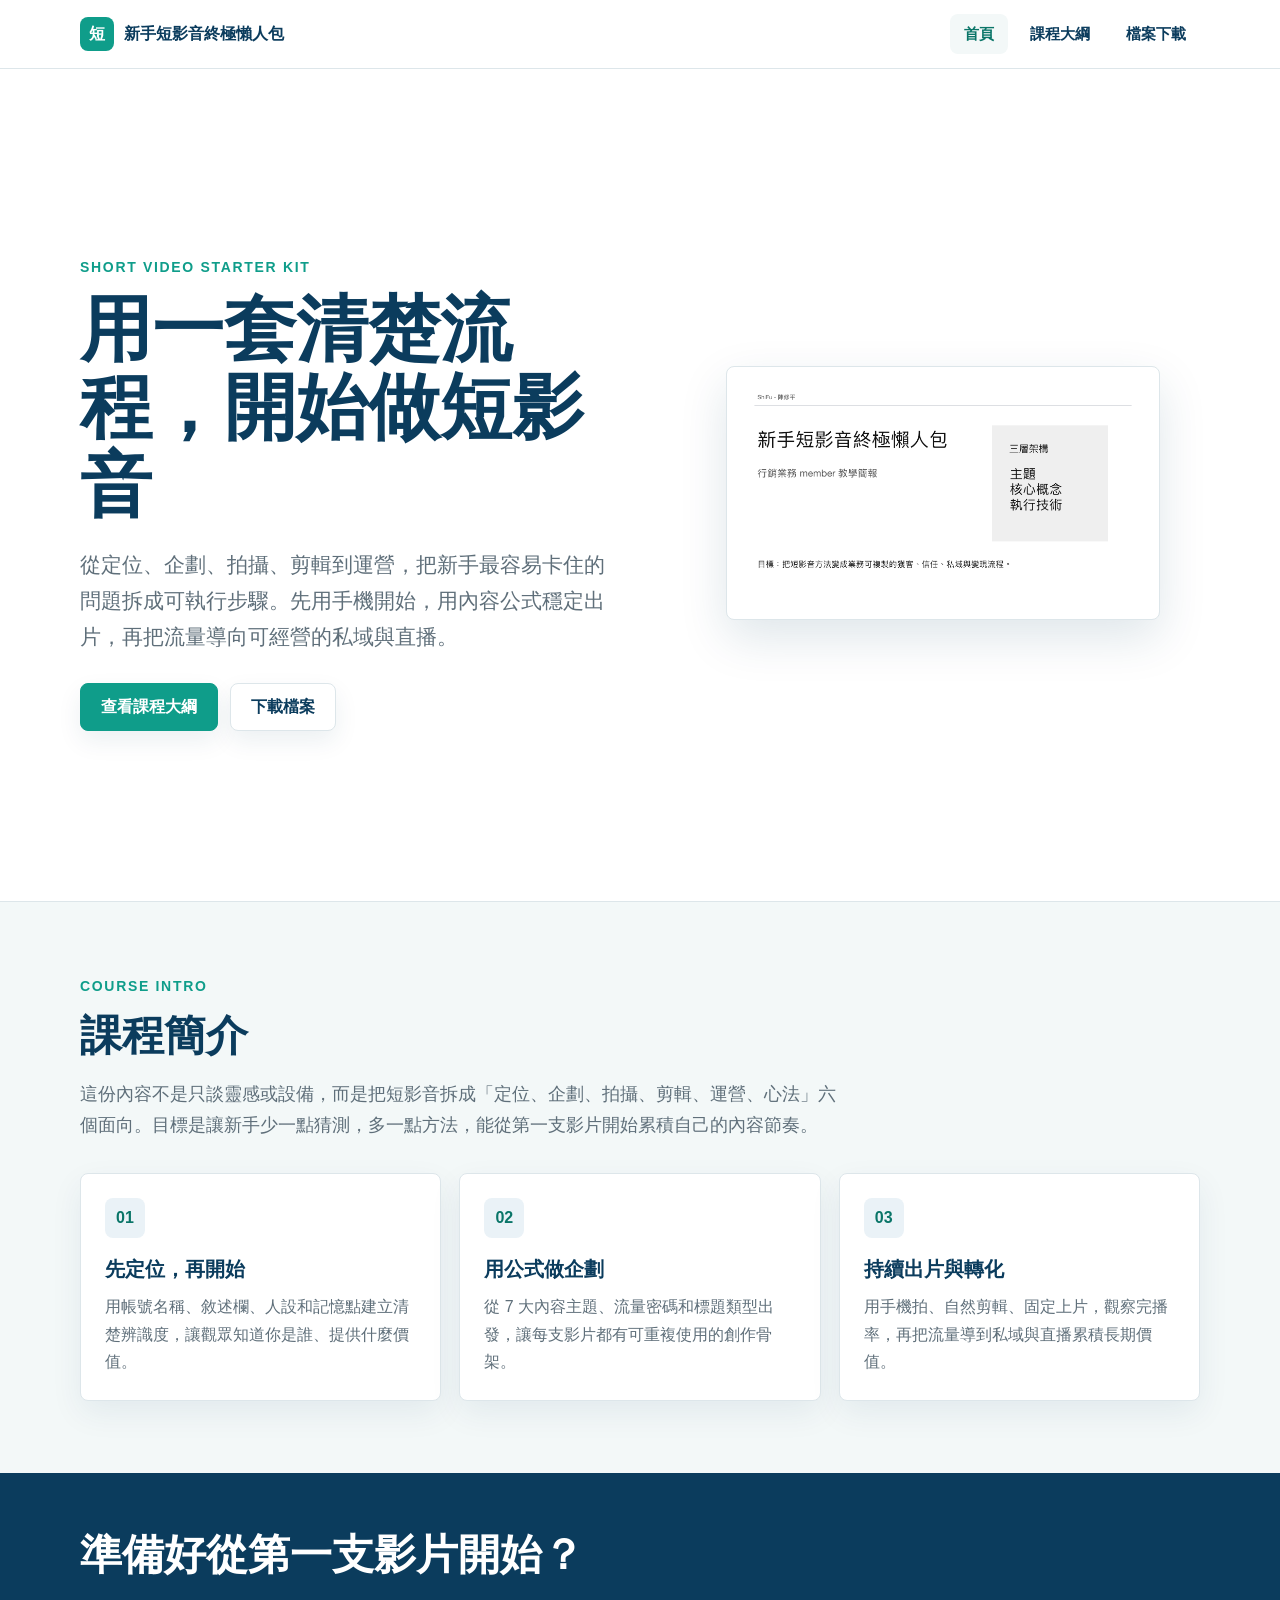
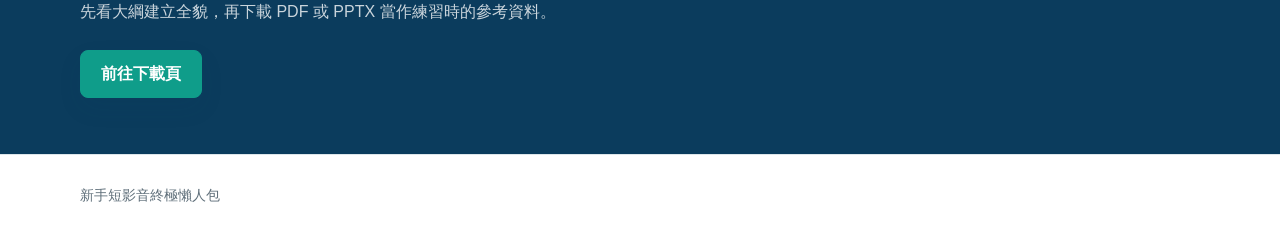
<file: index.html>
<!DOCTYPE html>
<html lang="zh-Hant">
<head>
  <meta charset="UTF-8">
  <meta name="viewport" content="width=device-width, initial-scale=1.0">
  <title>新手短影音終極懶人包</title>
  <link rel="stylesheet" href="styles.css">
</head>
<body>
  <header class="site-header">
    <nav class="nav" aria-label="主要導覽">
      <a class="brand" href="index.html">
        <span class="brand-mark">短</span>
        <span>新手短影音終極懶人包</span>
      </a>
      <div class="nav-links">
        <a class="is-active" href="index.html">首頁</a>
        <a href="syllabus.html">課程大綱</a>
        <a href="slide.html">檔案下載</a>
      </div>
    </nav>
  </header>

  <main>
    <section class="wrap hero">
      <div>
        <p class="eyebrow">Short Video Starter Kit</p>
        <h1>用一套清楚流程，開始做短影音</h1>
        <p class="lead">從定位、企劃、拍攝、剪輯到運營，把新手最容易卡住的問題拆成可執行步驟。先用手機開始，用內容公式穩定出片，再把流量導向可經營的私域與直播。</p>
        <div class="hero-actions">
          <a class="button primary" href="syllabus.html">查看課程大綱</a>
          <a class="button" href="slide.html">下載檔案</a>
        </div>
      </div>
      <figure class="hero-preview" aria-label="課程簡報預覽">
        <img src="新手短影音終極懶人包_教學簡報/slide-1.png" alt="新手短影音終極懶人包簡報封面">
      </figure>
    </section>

    <section class="section tint">
      <div class="wrap">
        <p class="eyebrow">Course Intro</p>
        <h2>課程簡介</h2>
        <p class="section-intro">這份內容不是只談靈感或設備，而是把短影音拆成「定位、企劃、拍攝、剪輯、運營、心法」六個面向。目標是讓新手少一點猜測，多一點方法，能從第一支影片開始累積自己的內容節奏。</p>
        <div class="highlight-grid">
          <article class="card">
            <div class="card-number">01</div>
            <h3>先定位，再開始</h3>
            <p>用帳號名稱、敘述欄、人設和記憶點建立清楚辨識度，讓觀眾知道你是誰、提供什麼價值。</p>
          </article>
          <article class="card">
            <div class="card-number">02</div>
            <h3>用公式做企劃</h3>
            <p>從 7 大內容主題、流量密碼和標題類型出發，讓每支影片都有可重複使用的創作骨架。</p>
          </article>
          <article class="card">
            <div class="card-number">03</div>
            <h3>持續出片與轉化</h3>
            <p>用手機拍、自然剪輯、固定上片，觀察完播率，再把流量導到私域與直播累積長期價值。</p>
          </article>
        </div>
      </div>
    </section>

    <section class="cta-band">
      <div class="wrap">
        <h2>準備好從第一支影片開始？</h2>
        <p>先看大綱建立全貌，再下載 PDF 或 PPTX 當作練習時的參考資料。</p>
        <a class="button primary" href="slide.html">前往下載頁</a>
      </div>
    </section>
  </main>

  <footer class="footer">
    <div class="wrap">新手短影音終極懶人包</div>
  </footer>
</body>
</html>
</file>
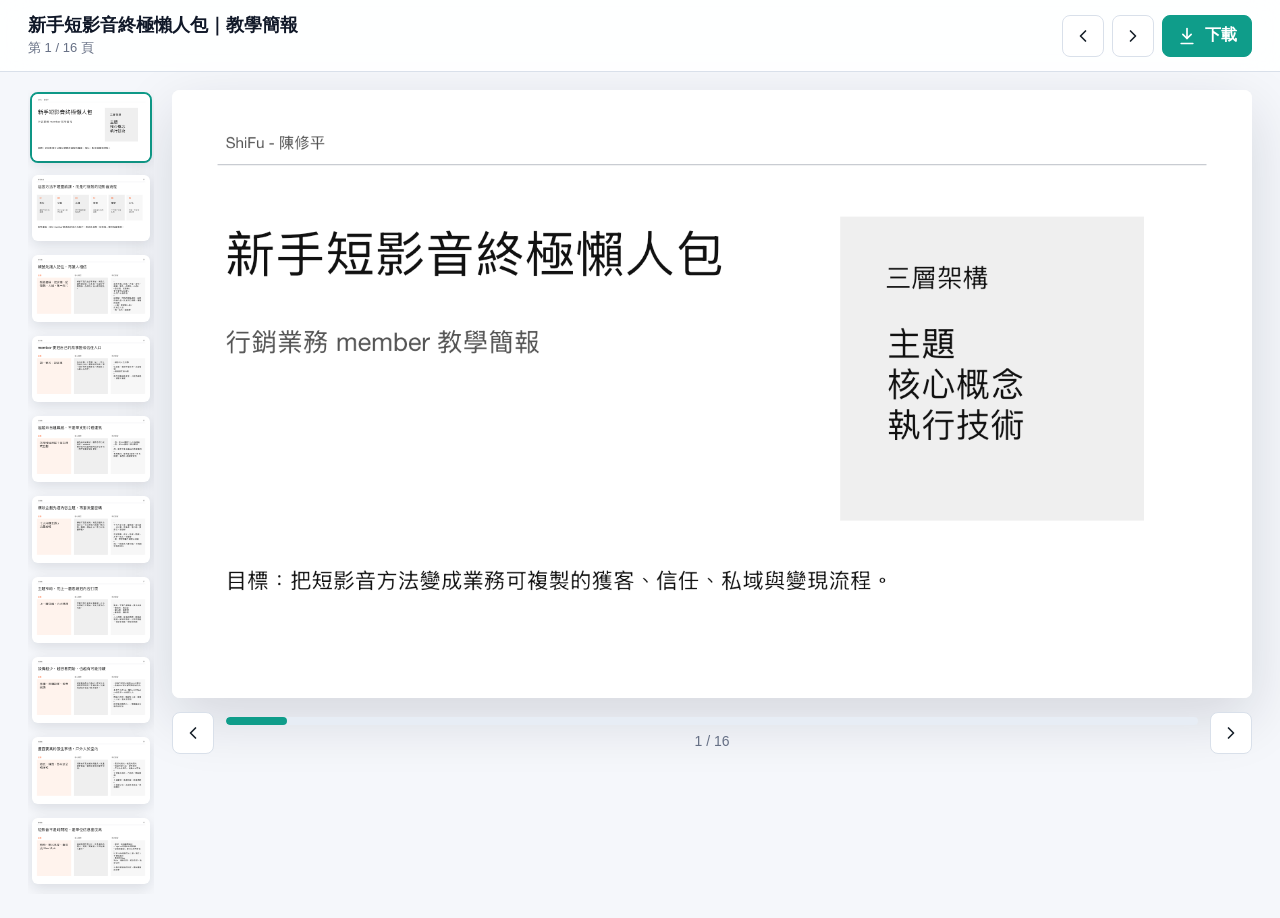
<file: presentation.html>
<!DOCTYPE html>
<html lang="zh-Hant">
<head>
  <meta charset="UTF-8">
  <meta name="viewport" content="width=device-width, initial-scale=1.0">
  <title>新手短影音終極懶人包｜教學簡報</title>
  <style>
    :root {
      --bg: #f5f7fb;
      --panel: #ffffff;
      --ink: #17202a;
      --muted: #667085;
      --line: #d9e0ea;
      --accent: #0f9d8a;
      --accent-dark: #0b7467;
      --shadow: 0 20px 60px rgba(16, 24, 40, 0.14);
    }

    * {
      box-sizing: border-box;
    }

    html,
    body {
      margin: 0;
      min-height: 100%;
    }

    body {
      background: var(--bg);
      color: var(--ink);
      font-family: -apple-system, BlinkMacSystemFont, "Segoe UI", "PingFang TC", "Noto Sans TC", sans-serif;
      -webkit-font-smoothing: antialiased;
    }

    button,
    a {
      font: inherit;
    }

    .app {
      min-height: 100vh;
      display: grid;
      grid-template-rows: auto 1fr;
    }

    .topbar {
      position: sticky;
      top: 0;
      z-index: 20;
      display: flex;
      align-items: center;
      justify-content: space-between;
      gap: 16px;
      padding: 14px clamp(16px, 3vw, 28px);
      background: rgba(255, 255, 255, 0.9);
      border-bottom: 1px solid var(--line);
      backdrop-filter: blur(16px);
    }

    .title {
      min-width: 0;
    }

    .title h1 {
      margin: 0;
      overflow: hidden;
      color: #101828;
      font-size: 18px;
      font-weight: 750;
      line-height: 1.3;
      text-overflow: ellipsis;
      white-space: nowrap;
    }

    .title p {
      margin: 2px 0 0;
      color: var(--muted);
      font-size: 13px;
    }

    .actions {
      display: flex;
      align-items: center;
      gap: 8px;
      flex-shrink: 0;
    }

    .icon-button,
    .download {
      min-width: 42px;
      height: 42px;
      display: inline-flex;
      align-items: center;
      justify-content: center;
      border: 1px solid var(--line);
      border-radius: 8px;
      background: var(--panel);
      color: var(--ink);
      cursor: pointer;
      text-decoration: none;
      transition: transform 0.18s ease, border-color 0.18s ease, box-shadow 0.18s ease;
    }

    .icon-button:hover,
    .download:hover {
      transform: translateY(-1px);
      border-color: rgba(15, 157, 138, 0.42);
      box-shadow: 0 10px 24px rgba(15, 157, 138, 0.14);
    }

    .download {
      gap: 8px;
      padding: 0 14px;
      background: var(--accent);
      border-color: var(--accent);
      color: #ffffff;
      font-weight: 700;
    }

    .download:hover {
      border-color: var(--accent-dark);
      background: var(--accent-dark);
    }

    .viewer {
      display: grid;
      grid-template-columns: 126px minmax(0, 1fr);
      gap: 18px;
      padding: 18px clamp(14px, 3vw, 28px) 24px;
    }

    .thumbs {
      height: calc(100vh - 96px);
      position: sticky;
      top: 76px;
      overflow: auto;
      padding: 2px 2px 10px;
      scrollbar-width: thin;
    }

    .thumb {
      width: 100%;
      margin: 0 0 10px;
      padding: 0;
      border: 2px solid transparent;
      border-radius: 8px;
      background: transparent;
      cursor: pointer;
    }

    .thumb img {
      width: 100%;
      display: block;
      border-radius: 6px;
      background: #ffffff;
      box-shadow: 0 4px 14px rgba(16, 24, 40, 0.12);
    }

    .thumb.is-active {
      border-color: var(--accent);
    }

    .stage-wrap {
      min-width: 0;
      display: grid;
      align-content: start;
      gap: 14px;
    }

    .stage {
      width: min(100%, calc((100vh - 150px) * 16 / 9));
      margin: 0 auto;
      aspect-ratio: 16 / 9;
      border-radius: 8px;
      background: #ffffff;
      box-shadow: var(--shadow);
      overflow: hidden;
    }

    .stage img {
      width: 100%;
      height: 100%;
      display: block;
      object-fit: contain;
    }

    .controls {
      width: min(100%, calc((100vh - 150px) * 16 / 9));
      margin: 0 auto;
      display: grid;
      grid-template-columns: 42px 1fr 42px;
      align-items: center;
      gap: 12px;
    }

    .progress {
      min-width: 0;
      display: grid;
      gap: 8px;
      color: var(--muted);
      font-size: 14px;
      text-align: center;
    }

    .bar {
      height: 8px;
      border-radius: 99px;
      background: #e7edf5;
      overflow: hidden;
    }

    .bar span {
      width: 0;
      height: 100%;
      display: block;
      border-radius: inherit;
      background: var(--accent);
      transition: width 0.22s ease;
    }

    svg {
      width: 20px;
      height: 20px;
      fill: none;
      stroke: currentColor;
      stroke-width: 2;
      stroke-linecap: round;
      stroke-linejoin: round;
    }

    @media (max-width: 860px) {
      .topbar {
        align-items: flex-start;
      }

      .title h1 {
        white-space: normal;
      }

      .download span {
        display: none;
      }

      .viewer {
        grid-template-columns: 1fr;
      }

      .thumbs {
        height: auto;
        position: static;
        display: flex;
        gap: 10px;
        overflow-x: auto;
        padding-bottom: 6px;
      }

      .thumb {
        width: 104px;
        flex: 0 0 104px;
        margin: 0;
      }

      .stage,
      .controls {
        width: 100%;
      }
    }
  </style>
</head>
<body>
  <main class="app">
    <header class="topbar">
      <div class="title">
        <h1>新手短影音終極懶人包｜教學簡報</h1>
        <p id="slideLabel">第 1 / 16 頁</p>
      </div>
      <div class="actions">
        <button class="icon-button" id="prevTop" type="button" aria-label="上一頁">
          <svg viewBox="0 0 24 24" aria-hidden="true"><path d="m15 18-6-6 6-6"/></svg>
        </button>
        <button class="icon-button" id="nextTop" type="button" aria-label="下一頁">
          <svg viewBox="0 0 24 24" aria-hidden="true"><path d="m9 18 6-6-6-6"/></svg>
        </button>
        <a class="download" href="新手短影音終極懶人包_教學簡報.pptx" download aria-label="下載 PPTX">
          <svg viewBox="0 0 24 24" aria-hidden="true"><path d="M12 3v12"/><path d="m7 10 5 5 5-5"/><path d="M5 21h14"/></svg>
          <span>下載</span>
        </a>
      </div>
    </header>

    <section class="viewer" aria-label="簡報瀏覽器">
      <nav class="thumbs" id="thumbs" aria-label="投影片縮圖"></nav>
      <div class="stage-wrap">
        <div class="stage">
          <img id="currentSlide" src="新手短影音終極懶人包_教學簡報/slide-1.png" alt="第 1 頁投影片">
        </div>
        <div class="controls">
          <button class="icon-button" id="prev" type="button" aria-label="上一頁">
            <svg viewBox="0 0 24 24" aria-hidden="true"><path d="m15 18-6-6 6-6"/></svg>
          </button>
          <div class="progress" aria-live="polite">
            <div class="bar" aria-hidden="true"><span id="bar"></span></div>
            <span id="counter">1 / 16</span>
          </div>
          <button class="icon-button" id="next" type="button" aria-label="下一頁">
            <svg viewBox="0 0 24 24" aria-hidden="true"><path d="m9 18 6-6-6-6"/></svg>
          </button>
        </div>
      </div>
    </section>
  </main>

  <script>
    const totalSlides = 16;
    const slides = Array.from(
      { length: totalSlides },
      (_, index) => `新手短影音終極懶人包_教學簡報/slide-${index + 1}.png`
    );

    let currentIndex = 0;

    const currentSlide = document.getElementById("currentSlide");
    const slideLabel = document.getElementById("slideLabel");
    const counter = document.getElementById("counter");
    const progressBar = document.getElementById("bar");
    const thumbs = document.getElementById("thumbs");
    const buttons = {
      prev: [document.getElementById("prev"), document.getElementById("prevTop")],
      next: [document.getElementById("next"), document.getElementById("nextTop")]
    };

    function renderThumbs() {
      thumbs.innerHTML = "";
      slides.forEach((src, index) => {
        const button = document.createElement("button");
        button.className = "thumb";
        button.type = "button";
        button.setAttribute("aria-label", `前往第 ${index + 1} 頁`);
        button.addEventListener("click", () => goTo(index));

        const image = document.createElement("img");
        image.src = src;
        image.alt = "";
        image.loading = index < 4 ? "eager" : "lazy";

        button.appendChild(image);
        thumbs.appendChild(button);
      });
    }

    function update() {
      const page = currentIndex + 1;
      currentSlide.src = slides[currentIndex];
      currentSlide.alt = `第 ${page} 頁投影片`;
      slideLabel.textContent = `第 ${page} / ${totalSlides} 頁`;
      counter.textContent = `${page} / ${totalSlides}`;
      progressBar.style.width = `${(page / totalSlides) * 100}%`;

      thumbs.querySelectorAll(".thumb").forEach((thumb, index) => {
        thumb.classList.toggle("is-active", index === currentIndex);
        thumb.setAttribute("aria-current", index === currentIndex ? "true" : "false");
      });
    }

    function goTo(index) {
      currentIndex = Math.max(0, Math.min(totalSlides - 1, index));
      update();
    }

    function go(delta) {
      goTo(currentIndex + delta);
    }

    buttons.prev.forEach((button) => button.addEventListener("click", () => go(-1)));
    buttons.next.forEach((button) => button.addEventListener("click", () => go(1)));

    document.addEventListener("keydown", (event) => {
      if (event.key === "ArrowLeft") go(-1);
      if (event.key === "ArrowRight") go(1);
      if (event.key === "Home") goTo(0);
      if (event.key === "End") goTo(totalSlides - 1);
    });

    renderThumbs();
    update();
  </script>
</body>
</html>
</file>
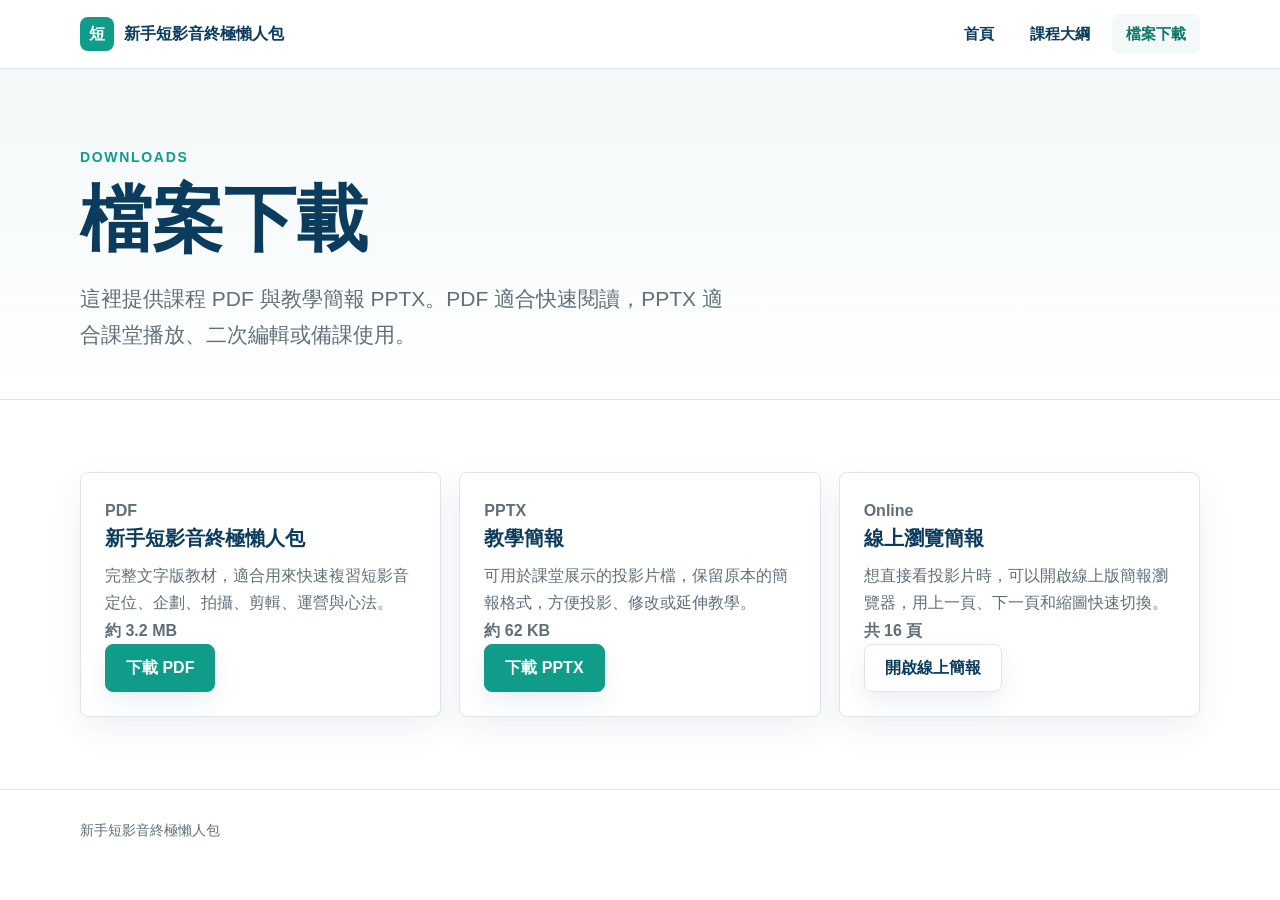
<file: slide.html>
<!DOCTYPE html>
<html lang="zh-Hant">
<head>
  <meta charset="UTF-8">
  <meta name="viewport" content="width=device-width, initial-scale=1.0">
  <title>檔案下載｜新手短影音終極懶人包</title>
  <link rel="stylesheet" href="styles.css">
</head>
<body>
  <header class="site-header">
    <nav class="nav" aria-label="主要導覽">
      <a class="brand" href="index.html">
        <span class="brand-mark">短</span>
        <span>新手短影音終極懶人包</span>
      </a>
      <div class="nav-links">
        <a href="index.html">首頁</a>
        <a href="syllabus.html">課程大綱</a>
        <a class="is-active" href="slide.html">檔案下載</a>
      </div>
    </nav>
  </header>

  <main>
    <section class="page-hero">
      <div class="wrap">
        <p class="eyebrow">Downloads</p>
        <h1>檔案下載</h1>
        <p class="lead">這裡提供課程 PDF 與教學簡報 PPTX。PDF 適合快速閱讀，PPTX 適合課堂播放、二次編輯或備課使用。</p>
      </div>
    </section>

    <section class="section">
      <div class="wrap download-grid">
        <article class="download-card">
          <p class="download-meta">PDF</p>
          <h3>新手短影音終極懶人包</h3>
          <p>完整文字版教材，適合用來快速複習短影音定位、企劃、拍攝、剪輯、運營與心法。</p>
          <p class="download-meta">約 3.2 MB</p>
          <a class="button primary" href="新手短影音終極懶人包.pdf" download>下載 PDF</a>
        </article>

        <article class="download-card">
          <p class="download-meta">PPTX</p>
          <h3>教學簡報</h3>
          <p>可用於課堂展示的投影片檔，保留原本的簡報格式，方便投影、修改或延伸教學。</p>
          <p class="download-meta">約 62 KB</p>
          <a class="button primary" href="新手短影音終極懶人包_教學簡報.pptx" download>下載 PPTX</a>
        </article>

        <article class="download-card">
          <p class="download-meta">Online</p>
          <h3>線上瀏覽簡報</h3>
          <p>想直接看投影片時，可以開啟線上版簡報瀏覽器，用上一頁、下一頁和縮圖快速切換。</p>
          <p class="download-meta">共 16 頁</p>
          <a class="button" href="presentation.html" target="_blank" rel="noopener">開啟線上簡報</a>
        </article>
      </div>
    </section>
  </main>

  <footer class="footer">
    <div class="wrap">新手短影音終極懶人包</div>
  </footer>
</body>
</html>
</file>
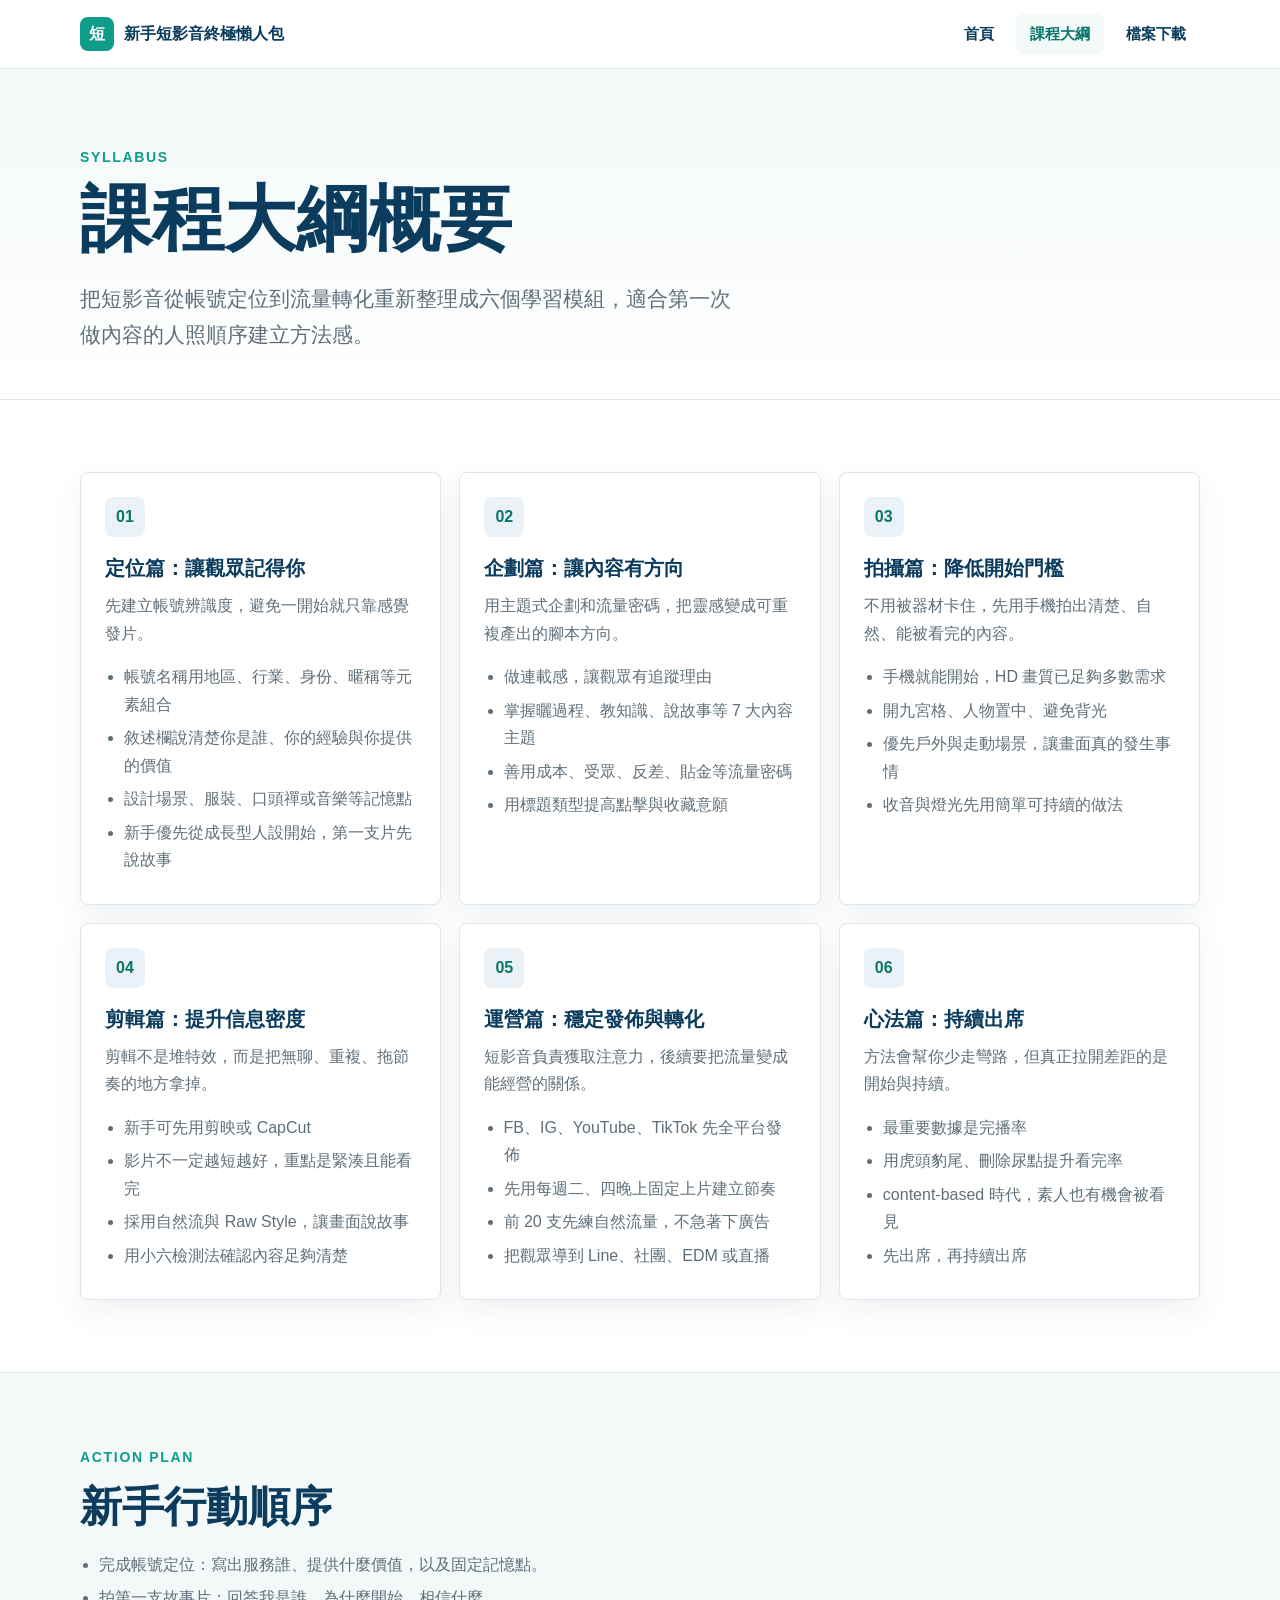
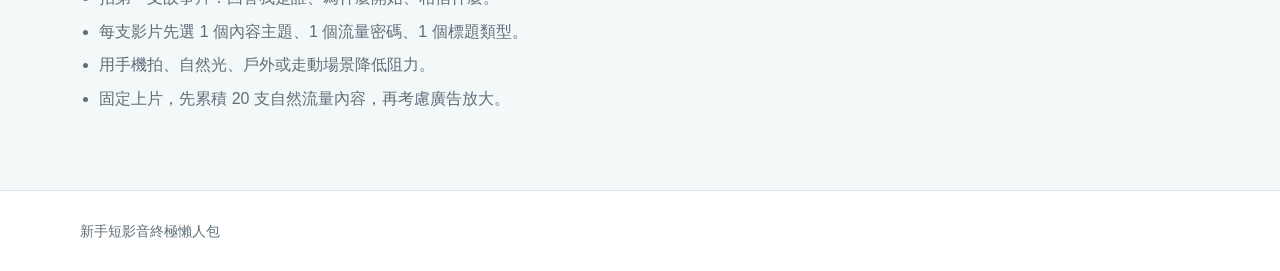
<file: syllabus.html>
<!DOCTYPE html>
<html lang="zh-Hant">
<head>
  <meta charset="UTF-8">
  <meta name="viewport" content="width=device-width, initial-scale=1.0">
  <title>課程大綱｜新手短影音終極懶人包</title>
  <link rel="stylesheet" href="styles.css">
</head>
<body>
  <header class="site-header">
    <nav class="nav" aria-label="主要導覽">
      <a class="brand" href="index.html">
        <span class="brand-mark">短</span>
        <span>新手短影音終極懶人包</span>
      </a>
      <div class="nav-links">
        <a href="index.html">首頁</a>
        <a class="is-active" href="syllabus.html">課程大綱</a>
        <a href="slide.html">檔案下載</a>
      </div>
    </nav>
  </header>

  <main>
    <section class="page-hero">
      <div class="wrap">
        <p class="eyebrow">Syllabus</p>
        <h1>課程大綱概要</h1>
        <p class="lead">把短影音從帳號定位到流量轉化重新整理成六個學習模組，適合第一次做內容的人照順序建立方法感。</p>
      </div>
    </section>

    <section class="section">
      <div class="wrap course-grid">
        <article class="module">
          <div class="card-number">01</div>
          <h3>定位篇：讓觀眾記得你</h3>
          <p>先建立帳號辨識度，避免一開始就只靠感覺發片。</p>
          <ul>
            <li>帳號名稱用地區、行業、身份、暱稱等元素組合</li>
            <li>敘述欄說清楚你是誰、你的經驗與你提供的價值</li>
            <li>設計場景、服裝、口頭禪或音樂等記憶點</li>
            <li>新手優先從成長型人設開始，第一支片先說故事</li>
          </ul>
        </article>

        <article class="module">
          <div class="card-number">02</div>
          <h3>企劃篇：讓內容有方向</h3>
          <p>用主題式企劃和流量密碼，把靈感變成可重複產出的腳本方向。</p>
          <ul>
            <li>做連載感，讓觀眾有追蹤理由</li>
            <li>掌握曬過程、教知識、說故事等 7 大內容主題</li>
            <li>善用成本、受眾、反差、貼金等流量密碼</li>
            <li>用標題類型提高點擊與收藏意願</li>
          </ul>
        </article>

        <article class="module">
          <div class="card-number">03</div>
          <h3>拍攝篇：降低開始門檻</h3>
          <p>不用被器材卡住，先用手機拍出清楚、自然、能被看完的內容。</p>
          <ul>
            <li>手機就能開始，HD 畫質已足夠多數需求</li>
            <li>開九宮格、人物置中、避免背光</li>
            <li>優先戶外與走動場景，讓畫面真的發生事情</li>
            <li>收音與燈光先用簡單可持續的做法</li>
          </ul>
        </article>

        <article class="module">
          <div class="card-number">04</div>
          <h3>剪輯篇：提升信息密度</h3>
          <p>剪輯不是堆特效，而是把無聊、重複、拖節奏的地方拿掉。</p>
          <ul>
            <li>新手可先用剪映或 CapCut</li>
            <li>影片不一定越短越好，重點是緊湊且能看完</li>
            <li>採用自然流與 Raw Style，讓畫面說故事</li>
            <li>用小六檢測法確認內容足夠清楚</li>
          </ul>
        </article>

        <article class="module">
          <div class="card-number">05</div>
          <h3>運營篇：穩定發佈與轉化</h3>
          <p>短影音負責獲取注意力，後續要把流量變成能經營的關係。</p>
          <ul>
            <li>FB、IG、YouTube、TikTok 先全平台發佈</li>
            <li>先用每週二、四晚上固定上片建立節奏</li>
            <li>前 20 支先練自然流量，不急著下廣告</li>
            <li>把觀眾導到 Line、社團、EDM 或直播</li>
          </ul>
        </article>

        <article class="module">
          <div class="card-number">06</div>
          <h3>心法篇：持續出席</h3>
          <p>方法會幫你少走彎路，但真正拉開差距的是開始與持續。</p>
          <ul>
            <li>最重要數據是完播率</li>
            <li>用虎頭豹尾、刪除尿點提升看完率</li>
            <li>content-based 時代，素人也有機會被看見</li>
            <li>先出席，再持續出席</li>
          </ul>
        </article>
      </div>
    </section>

    <section class="section tint">
      <div class="wrap">
        <p class="eyebrow">Action Plan</p>
        <h2>新手行動順序</h2>
        <ul class="check-list">
          <li>完成帳號定位：寫出服務誰、提供什麼價值，以及固定記憶點。</li>
          <li>拍第一支故事片：回答我是誰、為什麼開始、相信什麼。</li>
          <li>每支影片先選 1 個內容主題、1 個流量密碼、1 個標題類型。</li>
          <li>用手機拍、自然光、戶外或走動場景降低阻力。</li>
          <li>固定上片，先累積 20 支自然流量內容，再考慮廣告放大。</li>
        </ul>
      </div>
    </section>
  </main>

  <footer class="footer">
    <div class="wrap">新手短影音終極懶人包</div>
  </footer>
</body>
</html>
</file>
<file: styles.css>
:root {
  --green: #0F9D8A;
  --green-dark: #0A7568;
  --blue: #0B3C5D;
  --ink: #14212B;
  --muted: #5F6F7A;
  --line: #DDE6EA;
  --paper: #FFFFFF;
  --soft: #F3F8F8;
  --blue-soft: #EAF2F7;
  --shadow: 0 18px 48px rgba(11, 60, 93, 0.13);
}

* {
  box-sizing: border-box;
}

html {
  scroll-behavior: smooth;
}

body {
  margin: 0;
  background: var(--paper);
  color: var(--ink);
  font-family: "Noto Sans TC", -apple-system, BlinkMacSystemFont, "Segoe UI", sans-serif;
  line-height: 1.72;
  -webkit-font-smoothing: antialiased;
}

img {
  max-width: 100%;
  display: block;
}

a {
  color: inherit;
}

.site-header {
  position: sticky;
  top: 0;
  z-index: 20;
  background: rgba(255, 255, 255, 0.93);
  border-bottom: 1px solid var(--line);
  backdrop-filter: blur(16px);
}

.nav {
  width: min(1120px, calc(100% - 32px));
  min-height: 68px;
  margin: 0 auto;
  display: flex;
  align-items: center;
  justify-content: space-between;
  gap: 20px;
}

.brand {
  display: flex;
  align-items: center;
  gap: 10px;
  color: var(--blue);
  font-weight: 800;
  text-decoration: none;
  white-space: nowrap;
}

.brand-mark {
  width: 34px;
  height: 34px;
  display: grid;
  place-items: center;
  border-radius: 8px;
  background: var(--green);
  color: #fff;
  font-weight: 900;
}

.nav-links {
  display: flex;
  align-items: center;
  gap: 8px;
}

.nav-links a {
  min-height: 40px;
  display: inline-flex;
  align-items: center;
  padding: 0 14px;
  border-radius: 8px;
  color: var(--blue);
  font-size: 15px;
  font-weight: 700;
  text-decoration: none;
}

.nav-links a:hover,
.nav-links a.is-active {
  background: var(--soft);
  color: var(--green-dark);
}

.wrap {
  width: min(1120px, calc(100% - 32px));
  margin: 0 auto;
}

.hero {
  display: grid;
  grid-template-columns: minmax(0, 1fr) minmax(320px, 0.95fr);
  align-items: center;
  gap: clamp(28px, 5vw, 64px);
  min-height: calc(100vh - 68px);
  padding: 56px 0 40px;
}

.eyebrow {
  margin: 0 0 12px;
  color: var(--green);
  font-size: 14px;
  font-weight: 800;
  letter-spacing: 0.12em;
  text-transform: uppercase;
}

h1,
h2,
h3,
p {
  margin-top: 0;
}

h1 {
  margin-bottom: 22px;
  color: var(--blue);
  font-size: clamp(40px, 6vw, 72px);
  line-height: 1.08;
  letter-spacing: 0;
}

h2 {
  margin-bottom: 18px;
  color: var(--blue);
  font-size: clamp(28px, 4vw, 42px);
  line-height: 1.22;
}

h3 {
  margin-bottom: 10px;
  color: var(--blue);
  font-size: 20px;
  line-height: 1.35;
}

.lead {
  max-width: 660px;
  margin-bottom: 28px;
  color: var(--muted);
  font-size: clamp(18px, 2vw, 21px);
}

.hero-actions {
  display: flex;
  flex-wrap: wrap;
  gap: 12px;
}

.button {
  min-height: 48px;
  display: inline-flex;
  align-items: center;
  justify-content: center;
  gap: 8px;
  padding: 0 20px;
  border: 1px solid var(--line);
  border-radius: 8px;
  background: #fff;
  color: var(--blue);
  font-weight: 800;
  text-decoration: none;
  box-shadow: 0 10px 24px rgba(11, 60, 93, 0.08);
}

.button.primary {
  border-color: var(--green);
  background: var(--green);
  color: #fff;
}

.button:hover {
  transform: translateY(-1px);
}

.hero-preview {
  padding: 10px;
  border: 1px solid var(--line);
  border-radius: 8px;
  background: #fff;
  box-shadow: var(--shadow);
}

.hero-preview img {
  border-radius: 6px;
}

.section {
  padding: 72px 0;
  border-top: 1px solid var(--line);
}

.section.tint {
  background: var(--soft);
}

.section-intro {
  max-width: 760px;
  margin-bottom: 32px;
  color: var(--muted);
  font-size: 18px;
}

.highlight-grid,
.course-grid,
.download-grid {
  display: grid;
  grid-template-columns: repeat(3, minmax(0, 1fr));
  gap: 18px;
}

.card,
.module,
.download-card {
  border: 1px solid var(--line);
  border-radius: 8px;
  background: #fff;
  padding: 24px;
  box-shadow: 0 12px 32px rgba(11, 60, 93, 0.07);
}

.card-number {
  width: 40px;
  height: 40px;
  display: grid;
  place-items: center;
  margin-bottom: 18px;
  border-radius: 8px;
  background: var(--blue-soft);
  color: var(--green-dark);
  font-weight: 900;
}

.card p,
.module p,
.download-card p {
  margin-bottom: 0;
  color: var(--muted);
}

.module ul,
.check-list {
  margin: 16px 0 0;
  padding-left: 1.2em;
  color: var(--muted);
}

.module li,
.check-list li {
  margin: 6px 0;
}

.page-hero {
  padding: 76px 0 46px;
  background: linear-gradient(180deg, var(--soft), #fff);
}

.page-hero .lead {
  margin-bottom: 0;
}

.cta-band {
  padding: 56px 0;
  background: var(--blue);
  color: #fff;
}

.cta-band h2 {
  color: #fff;
}

.cta-band p {
  max-width: 680px;
  color: rgba(255, 255, 255, 0.78);
}

.cta-band .button {
  margin-top: 8px;
}

.download-meta {
  margin: 0 0 18px;
  color: var(--green-dark);
  font-weight: 800;
}

.footer {
  padding: 28px 0;
  border-top: 1px solid var(--line);
  color: var(--muted);
  font-size: 14px;
}

@media (max-width: 900px) {
  .hero,
  .highlight-grid,
  .course-grid,
  .download-grid {
    grid-template-columns: 1fr;
  }

  .hero {
    min-height: auto;
  }

  .hero-preview {
    max-width: 720px;
  }
}

@media (max-width: 680px) {
  .nav {
    min-height: auto;
    padding: 12px 0;
    align-items: flex-start;
    flex-direction: column;
  }

  .nav-links {
    width: 100%;
    display: grid;
    grid-template-columns: repeat(3, 1fr);
    gap: 6px;
  }

  .nav-links a {
    justify-content: center;
    padding: 0 8px;
    font-size: 14px;
  }

  .hero {
    padding-top: 42px;
  }

  .section {
    padding: 52px 0;
  }

  .page-hero {
    padding: 52px 0 34px;
  }

  .hero-actions {
    display: grid;
  }

  .button {
    width: 100%;
  }

  .card,
  .module,
  .download-card {
    padding: 20px;
  }
}
</file>
